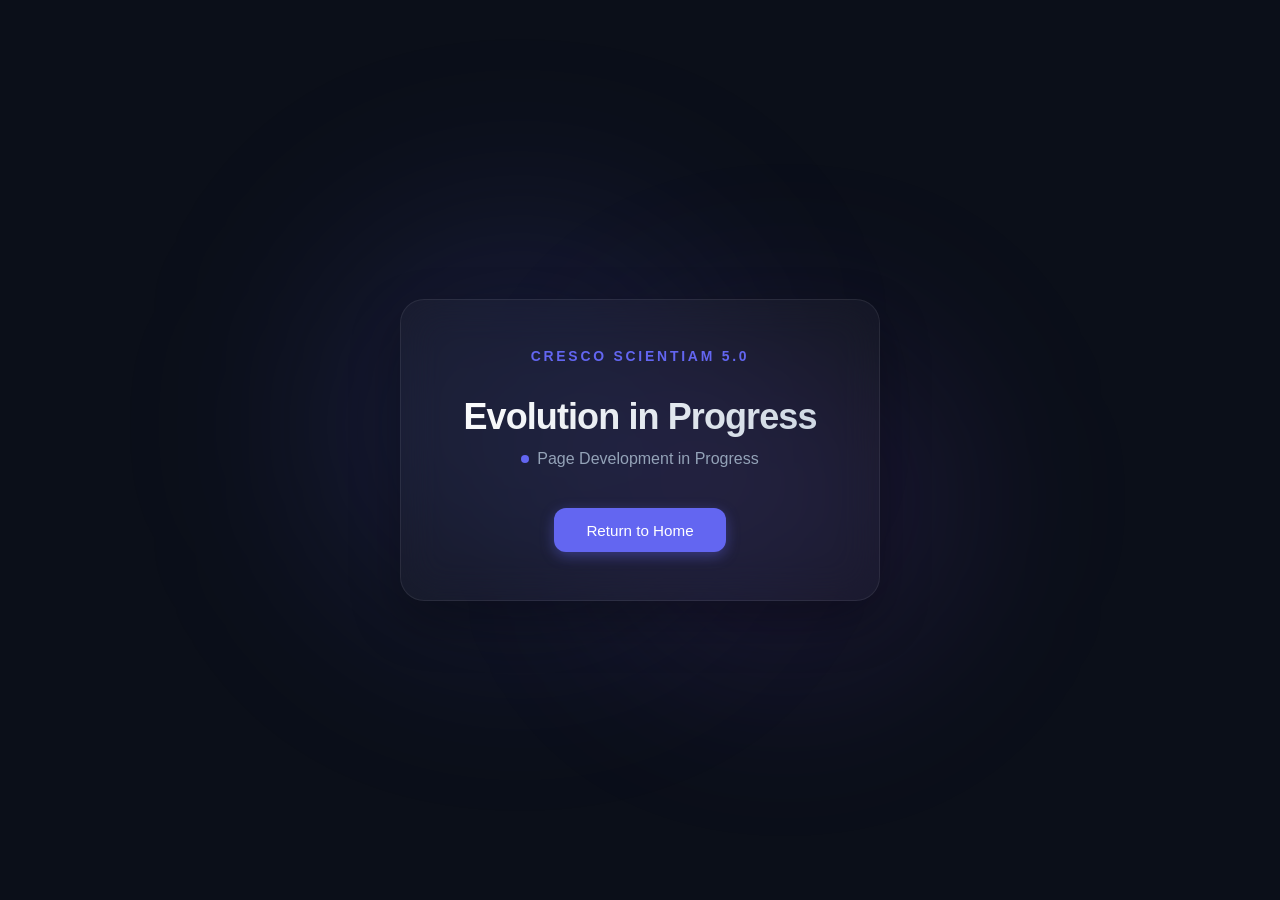
<file: help.html>
<!DOCTYPE html>
<html lang="en">
<head>
    <meta charset="UTF-8">
    <meta name="viewport" content="width=device-width, initial-scale=1.0">
    <title>Cresco Scientiam 5.0 - Under Development</title>
    <style>
        :root {
            --bg-color: #0b0f19;
            --text-primary: #ffffff;
            --text-secondary: #94a3b8;
            --accent-glow: rgba(99, 102, 241, 0.15);
            --accent-color: #6366f1;
            --accent-hover: #4f46e5;
            --card-bg: rgba(255, 255, 255, 0.03);
            --card-border: rgba(255, 255, 255, 0.08);
        }

        * {
            box-sizing: border-box;
            margin: 0;
            padding: 0;
        }

        body {
            font-family: -apple-system, BlinkMacSystemFont, 'Segoe UI', Roboto, Helvetica, Arial, sans-serif;
            background-color: var(--bg-color);
            color: var(--text-primary);
            min-height: 100vh;
            display: flex;
            justify-content: center;
            align-items: center;
            overflow: hidden;
            position: relative;
        }

        /* Ambient Background Glows */
        .glow-1 {
            position: absolute;
            top: 25%;
            left: 25%;
            width: 400px;
            height: 400px;
            background: var(--accent-glow);
            border-radius: 50%;
            filter: blur(100px);
            animation: float 8s ease-in-out infinite alternate;
            z-index: 1;
        }

        .glow-2 {
            position: absolute;
            bottom: 25%;
            right: 25%;
            width: 350px;
            height: 350px;
            background: rgba(139, 92, 246, 0.12);
            border-radius: 50%;
            filter: blur(90px);
            animation: float 10s ease-in-out infinite alternate-reverse;
            z-index: 1;
        }

        /* Main Container */
        .container {
            position: relative;
            z-index: 2;
            text-align: center;
            padding: 3rem 2.5rem;
            background: var(--card-bg);
            border: 1px solid var(--card-border);
            backdrop-filter: blur(20px);
            -webkit-backdrop-filter: blur(20px);
            border-radius: 24px;
            box-shadow: 0 20px 50px rgba(0, 0, 0, 0.3);
            max-width: 90%;
            width: 480px;
            animation: fadeIn 1.2s ease-out;
        }

        /* Typography */
        h1 {
            font-size: 2.25rem;
            font-weight: 700;
            letter-spacing: -0.025em;
            margin-bottom: 0.75rem;
            background: linear-gradient(135deg, #ffffff 0%, #cbd5e1 100%);
            -webkit-background-clip: text;
            -webkit-text-fill-color: transparent;
        }

        .tagline {
            font-size: 0.87rem;
            text-transform: uppercase;
            letter-spacing: 0.2em;
            color: var(--accent-color);
            margin-bottom: 2rem;
            font-weight: 600;
        }

        .status {
            display: flex;
            align-items: center;
            justify-content: center;
            gap: 0.5rem;
            color: var(--text-secondary);
            font-size: 1rem;
            margin-bottom: 2.5rem;
        }

        /* Pulse Indicator */
        .pulse-dot {
            width: 8px;
            height: 8px;
            background-color: var(--accent-color);
            border-radius: 50%;
            box-shadow: 0 0 0 0 rgba(99, 102, 241, 0.7);
            animation: pulse 2s infinite;
        }

        /* Button Styling */
        .btn {
            display: inline-flex;
            align-items: center;
            justify-content: center;
            padding: 0.85rem 2rem;
            font-size: 0.95rem;
            font-weight: 500;
            color: #ffffff;
            background-color: var(--accent-color);
            border: none;
            border-radius: 12px;
            cursor: pointer;
            text-decoration: none;
            transition: all 0.3s cubic-bezier(0.4, 0, 0.2, 1);
            box-shadow: 0 4px 14px rgba(99, 102, 241, 0.4);
        }

        .btn:hover {
            background-color: var(--accent-hover);
            transform: translateY(-2px);
            box-shadow: 0 6px 20px rgba(99, 102, 241, 0.6);
        }

        .btn:active {
            transform: translateY(0);
        }

        /* Animations */
        @keyframes fadeIn {
            from { opacity: 0; transform: translateY(20px); }
            to { opacity: 1; transform: translateY(0); }
        }

        @keyframes float {
            from { transform: translate(0, 0) scale(1); }
            to { transform: translate(30px, -30px) scale(1.1); }
        }

        @keyframes pulse {
            0% {
                transform: scale(0.95);
                box-shadow: 0 0 0 0 rgba(99, 102, 241, 0.7);
            }
            70% {
                transform: scale(1);
                box-shadow: 0 0 0 10px rgba(99, 102, 241, 0);
            }
            100% {
                transform: scale(0.95);
                box-shadow: 0 0 0 0 rgba(99, 102, 241, 0);
            }
        }
    </style>
</head>
<body>

    <div class="glow-1"></div>
    <div class="glow-2"></div>

    <div class="container">
        <div class="tagline">Cresco Scientiam 5.0</div>
        <h1>Evolution in Progress</h1>
        
        <div class="status">
            <span class="pulse-dot"></span>
            <span>Page Development in Progress</span>
        </div>

        <a href="index.html" class="btn">Return to Home</a>
    </div>

</body>
</html>
</file>
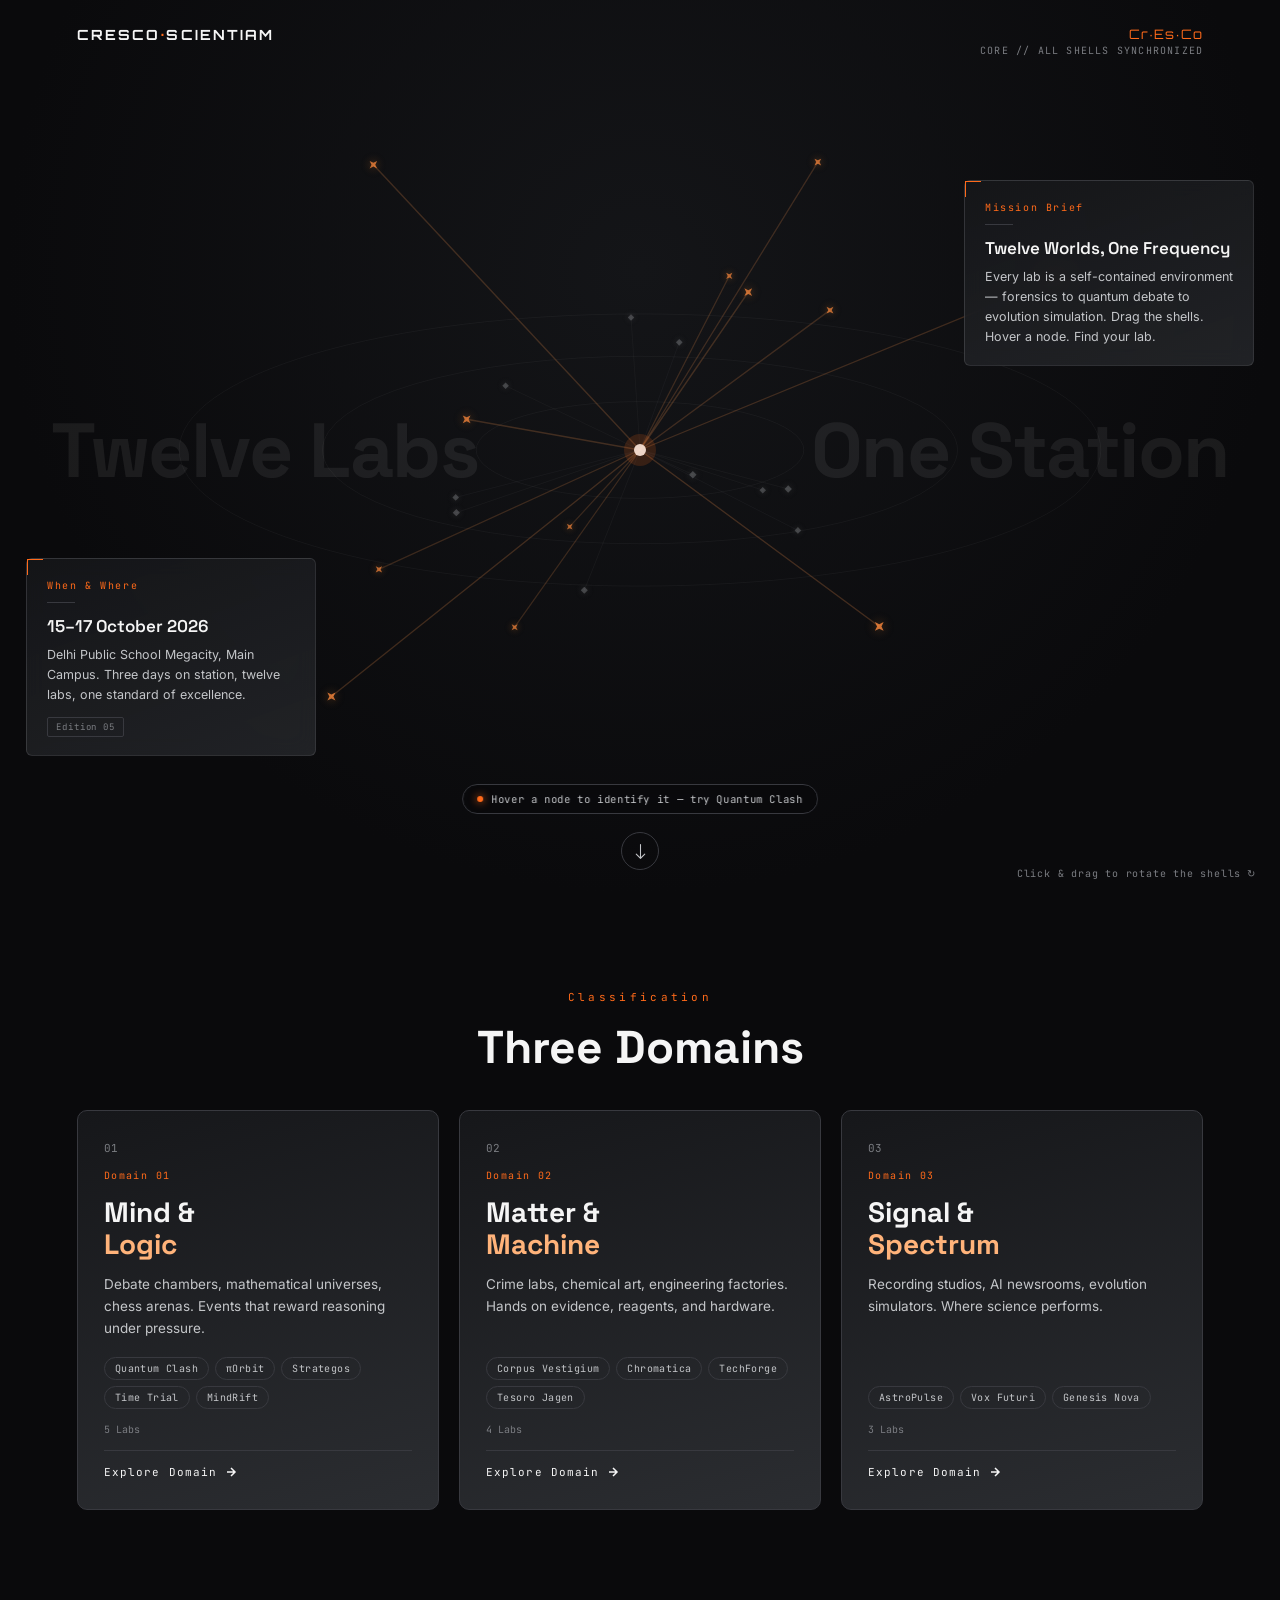
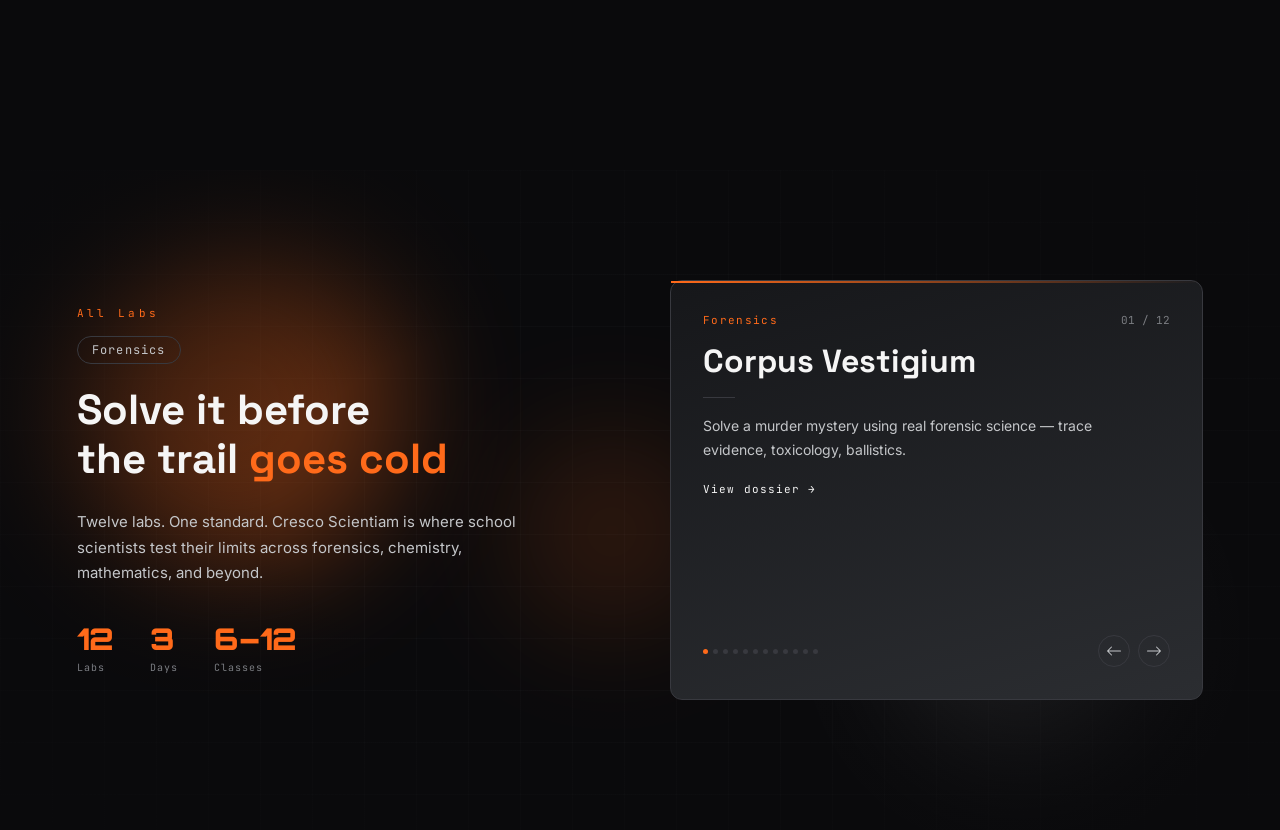
<file: research-labs.html>
<!DOCTYPE html>
<html lang="en">
<head>
<meta charset="UTF-8" />
<meta name="viewport" content="width=device-width, initial-scale=1.0" />
<title>Research Labs — Cresco Scientiam 5.0</title>
<meta name="description" content="Twelve research labs. Twelve worlds. Explore every event at Cresco Scientiam 5.0, presented by Delhi Public School Megacity." />
<link rel="preconnect" href="https://fonts.googleapis.com" />
<link rel="preconnect" href="https://fonts.gstatic.com" crossorigin />
<link href="https://fonts.googleapis.com/css2?family=Orbitron:wght@500;700;900&family=Space+Grotesk:wght@400;500;600;700&family=Inter:wght@300;400;500;600&family=JetBrains+Mono:wght@400;500;700&display=swap" rel="stylesheet" />
<link rel="stylesheet" href="research-labs.css" />
</head>
<body>

<!-- ═══════════ HERO : ORBITAL SHELL CONSTELLATION ═══════════ -->
<section id="hero">
  <a href="../index/index.html" class="wordmark" aria-label="Cresco Scientiam home">CRESCO<span>·</span>SCIENTIAM</a>

  <canvas id="c"></canvas>

  <div id="core-label">
    <span class="core-sym">Cr·Es·Co</span>
    <span class="core-caption">CORE // ALL SHELLS SYNCHRONIZED</span>
  </div>

  <div id="redefining-row">
    <div class="side-text" id="left-text">Twelve Labs</div>
    <div class="side-text" id="right-text">One Station</div>
  </div>

  <div class="float-panel" id="panel-0">
    <div class="float-panel-inner">
      <div class="fp-corner"></div>
      <div class="fp-tag">When &amp; Where</div>
      <div class="fp-divider"></div>
      <div class="fp-title">15–17 October 2026</div>
      <div class="fp-desc">Delhi Public School Megacity, Main Campus. Three days on station, twelve labs, one standard of excellence.</div>
      <span class="fp-badge">Edition 05</span>
    </div>
  </div>

  <div class="float-panel" id="panel-1">
    <div class="float-panel-inner">
      <div class="fp-corner"></div>
      <div class="fp-tag">Mission Brief</div>
      <div class="fp-divider"></div>
      <div class="fp-title">Twelve Worlds, One Frequency</div>
      <div class="fp-desc">Every lab is a self-contained environment — forensics to quantum debate to evolution simulation. Drag the shells. Hover a node. Find your lab.</div>
    </div>
  </div>

  <button id="scroll-btn" aria-label="Scroll down" onclick="document.getElementById('domains-heading-wrap').scrollIntoView({behavior:'smooth'})">
    <svg xmlns="http://www.w3.org/2000/svg" width="17" height="17" fill="currentColor" viewBox="0 0 16 16"><path fill-rule="evenodd" d="M8 1a.5.5 0 0 1 .5.5v11.793l3.146-3.147a.5.5 0 0 1 .708.708l-4 4a.5.5 0 0 1-.708 0l-4-4a.5.5 0 0 1 .708-.708L7.5 13.293V1.5A.5.5 0 0 1 8 1"/></svg>
  </button>
</section>

<div id="orbit-hint">
  <div class="orbit-hint-inner">
    <span class="orbit-hint-pulse"></span>
    <span class="orbit-hint-text" id="orbit-hint-text">Hover a node to identify it</span>
  </div>
</div>

<div id="event-tooltip" class="tip">
  <div class="tooltip-inner">
    <div class="tooltip-tag" id="tt-tag"></div>
    <div class="tooltip-line"></div>
    <div class="tooltip-title" id="tt-title"></div>
    <div class="tooltip-desc" id="tt-desc"></div>
  </div>
</div>
<div id="faq-tooltip" class="tip">
  <div class="faq-inner">
    <div class="faq-label">FAQ</div>
    <div class="faq-line"></div>
    <div class="faq-q" id="fq-q"></div>
    <div class="faq-a" id="fq-a"></div>
  </div>
</div>
<div id="drag-hint">Click &amp; drag to rotate the shells<span class="dh-arrow">↻</span></div>

<!-- ═══════════ DOMAINS ═══════════ -->
<div id="domains-heading-wrap">
  <p class="section-eyebrow">Classification</p>
  <h2 id="domains-heading">Three Domains</h2>
</div>

<section id="domain-cards">
  <div class="domain-card" data-domain="mind" onclick="openDomain('mind')">
    <div class="domain-glow"></div>
    <div class="domain-top-line"></div>
    <div class="domain-number">01</div>
    <div class="domain-label">Domain 01</div>
    <div class="domain-title">Mind &amp;<br><em>Logic</em></div>
    <div class="domain-desc">Debate chambers, mathematical universes, chess arenas. Events that reward reasoning under pressure.</div>
    <div class="domain-events-preview">
      <span class="chip">Quantum Clash</span>
      <span class="chip">πOrbit</span>
      <span class="chip">Strategos</span>
      <span class="chip">Time Trial</span>
      <span class="chip">MindRift</span>
    </div>
    <div class="domain-count-badge">5 Labs</div>
    <button class="domain-cta">Explore Domain <svg viewBox="0 0 12 12" fill="none" stroke="currentColor" stroke-width="1.5"><path d="M2 6h8M6 2l4 4-4 4"/></svg></button>
  </div>

  <div class="domain-card" data-domain="matter" onclick="openDomain('matter')">
    <div class="domain-glow"></div>
    <div class="domain-top-line"></div>
    <div class="domain-number">02</div>
    <div class="domain-label">Domain 02</div>
    <div class="domain-title">Matter &amp;<br><em>Machine</em></div>
    <div class="domain-desc">Crime labs, chemical art, engineering factories. Hands on evidence, reagents, and hardware.</div>
    <div class="domain-events-preview">
      <span class="chip">Corpus Vestigium</span>
      <span class="chip">Chromatica</span>
      <span class="chip">TechForge</span>
      <span class="chip">Tesoro Jagen</span>
    </div>
    <div class="domain-count-badge">4 Labs</div>
    <button class="domain-cta">Explore Domain <svg viewBox="0 0 12 12" fill="none" stroke="currentColor" stroke-width="1.5"><path d="M2 6h8M6 2l4 4-4 4"/></svg></button>
  </div>

  <div class="domain-card" data-domain="signal" onclick="openDomain('signal')">
    <div class="domain-glow"></div>
    <div class="domain-top-line"></div>
    <div class="domain-number">03</div>
    <div class="domain-label">Domain 03</div>
    <div class="domain-title">Signal &amp;<br><em>Spectrum</em></div>
    <div class="domain-desc">Recording studios, AI newsrooms, evolution simulators. Where science performs.</div>
    <div class="domain-events-preview">
      <span class="chip">AstroPulse</span>
      <span class="chip">Vox Futuri</span>
      <span class="chip">Genesis Nova</span>
    </div>
    <div class="domain-count-badge">3 Labs</div>
    <button class="domain-cta">Explore Domain <svg viewBox="0 0 12 12" fill="none" stroke="currentColor" stroke-width="1.5"><path d="M2 6h8M6 2l4 4-4 4"/></svg></button>
  </div>
</section>

<!-- ═══════════ DOMAIN DRILL-DOWN ═══════════ -->
<section id="domain-detail">
  <div class="domain-edition-mark">Cresco Scientiam · Edition 05 · Registry §</div>
  <div class="domain-detail-header">
    <div>
      <div class="domain-detail-eyebrow" id="domainEyebrow">Domain</div>
      <div class="domain-detail-title" id="domainTitle">Loading…</div>
    </div>
    <button class="domain-detail-back" onclick="closeDomain()"><span class="back-arrow" aria-hidden="true"></span>Return to Registry</button>
    <div class="domain-detail-meta" id="domainMeta">Registry · — Labs</div>
  </div>
  <div class="specimen-grid" id="specimenGrid"></div>
</section>

<!-- ═══════════ FULL SHOWCASE / CAROUSEL ═══════════ -->
<section id="showcase-section">
  <div class="showcase-bg" id="showcaseBg">
    <div class="showcase-grid" id="showcaseGrid"></div>
    <div class="showcase-orb orb-a"></div>
    <div class="showcase-orb orb-b"></div>
    <div class="showcase-orb orb-c"></div>
  </div>
  <div class="showcase-vignette"></div>

  <div class="showcase-inner">
    <div class="showcase-text" id="showcaseText">
      <div class="showcase-eyebrow">All Labs</div>
      <div class="showcase-tag" id="showcaseTag">Forensics</div>
      <div class="text-swap-wrap" style="margin-bottom:26px;">
        <div class="text-swap-inner active" id="showcaseHeading"><h2 class="showcase-heading">Solve it before<br>the trail <em>goes cold</em></h2></div>
      </div>
      <div class="text-swap-wrap">
        <div class="text-swap-inner active" id="showcaseBody"><p class="showcase-body">Twelve labs. One standard. Cresco Scientiam is where school scientists test their limits across forensics, chemistry, mathematics, and beyond.</p></div>
      </div>
      <div class="showcase-stats">
        <div class="stat-item"><span class="stat-num">12</span><span class="stat-label">Labs</span></div>
        <div class="stat-item"><span class="stat-num">3</span><span class="stat-label">Days</span></div>
        <div class="stat-item"><span class="stat-num">6–12</span><span class="stat-label">Classes</span></div>
      </div>
    </div>

    <div class="showcase-carousel" id="showcaseCarousel">
      <div class="card-stack" id="cardStack"></div>
    </div>
  </div>
</section>

<script src="research-labs.js"></script>
</body>
</html>
</file>
<file: research-labs.css>
/* ==========================================================================
   RESEARCH LABS HUB — Cresco Scientiam 5.0
   Self-contained: no shared stylesheet with any other page.
   ========================================================================== */

:root{
  --black:#0a0a0c;
  --graphite:#16171a;
  --gunmetal:#2b2d31;
  --gunmetal-2:#38393f;
  --silver:#c4c6c9;
  --silver-dim:#7b7d82;
  --white:#f5f5f5;
  --orange:#ff6a1a;
  --orange-soft:#ffb37a;
  --orange-dim:rgba(255,106,26,0.35);
  --active-dc:255,106,26; /* active domain color, swapped by JS */

  --font-display:'Orbitron', sans-serif;
  --font-head:'Space Grotesk', sans-serif;
  --font-body:'Inter', sans-serif;
  --font-mono:'JetBrains Mono', monospace;

  --ease-out:cubic-bezier(.16,1,.3,1);
}

*{ margin:0; padding:0; box-sizing:border-box; }
html{ background:var(--black); scroll-behavior:smooth; }
body{ background:var(--black); color:var(--white); font-family:var(--font-body); -webkit-font-smoothing:antialiased; overflow-x:hidden; }
a{ color:inherit; text-decoration:none; }
button{ font-family:inherit; cursor:pointer; background:none; border:none; color:inherit; }

@media (prefers-reduced-motion: reduce){ *{ animation-duration:.01ms !important; transition-duration:.01ms !important; } }

/* ============================= HERO ============================= */
#hero{ position:relative; height:100vh; min-height:640px; width:100%; overflow:hidden; background:radial-gradient(ellipse at 50% 30%, #141518 0%, var(--black) 70%); }
#c{ position:absolute; inset:0; width:100%; height:100%; cursor:default; touch-action:none; }

.wordmark{
  position:absolute; top:26px; left:6vw; z-index:20;
  font-family:var(--font-display); font-weight:700; letter-spacing:.15em; font-size:14px; color:var(--white);
}
.wordmark span{ color:var(--orange); }

#core-label{
  position:absolute; top:26px; right:6vw; z-index:20; text-align:right;
  font-family:var(--font-mono); font-size:10px; letter-spacing:.12em; color:var(--silver-dim);
  display:flex; flex-direction:column; gap:2px;
}
.core-sym{ color:var(--orange); font-family:var(--font-display); font-size:13px; letter-spacing:.1em; }

#redefining-row{
  position:absolute; top:50%; left:0; right:0; transform:translateY(-50%);
  display:flex; justify-content:space-between; padding:0 4vw; pointer-events:none; z-index:5;
}
.side-text{
  font-family:var(--font-head); font-weight:700; font-size:clamp(30px,6vw,84px); letter-spacing:-.02em;
  color:rgba(196,198,201,0.09);
}

.float-panel{ position:absolute; z-index:15; max-width:290px; }
.float-panel-inner{
  background:linear-gradient(160deg, rgba(22,23,26,0.85), rgba(43,45,49,0.7));
  backdrop-filter:blur(10px); border:1px solid rgba(196,198,201,0.14); border-radius:6px;
  padding:20px 20px 18px; position:relative;
  animation:panelFloat 7s ease-in-out infinite;
}
@keyframes panelFloat{ 0%,100%{ transform:translateY(0); } 50%{ transform:translateY(-8px); } }
.fp-corner{ position:absolute; top:0; left:0; width:16px; height:16px; border-top:1.5px solid var(--orange); border-left:1.5px solid var(--orange); }
.fp-tag{ font-family:var(--font-mono); font-size:10px; letter-spacing:.16em; color:var(--orange); margin-bottom:10px; }
.fp-divider{ width:28px; height:1px; background:var(--gunmetal-2); margin-bottom:12px; }
.fp-title{ font-family:var(--font-head); font-weight:600; font-size:17px; margin-bottom:8px; }
.fp-desc{ font-size:12.5px; line-height:1.6; color:var(--silver); }
.fp-badge{ display:inline-block; margin-top:12px; font-family:var(--font-mono); font-size:9px; letter-spacing:.1em; color:var(--silver-dim); border:1px solid var(--gunmetal-2); border-radius:2px; padding:3px 8px; }

@media (max-width:768px){ .float-panel{ display:none; } }

#scroll-btn{
  position:absolute; bottom:30px; left:50%; transform:translateX(-50%); z-index:20;
  width:38px; height:38px; border-radius:50%; border:1px solid var(--gunmetal-2); color:var(--silver);
  display:flex; align-items:center; justify-content:center; transition:all .3s var(--ease-out);
  animation:bob 2.2s ease-in-out infinite;
}
#scroll-btn:hover{ border-color:var(--orange); color:var(--orange); }
@keyframes bob{ 0%,100%{ transform:translateX(-50%) translateY(0); } 50%{ transform:translateX(-50%) translateY(6px); } }

/* ---- hint pills ---- */
#orbit-hint{ position:fixed; z-index:30; pointer-events:none; opacity:0; transition:opacity .4s; }
#orbit-hint.show{ opacity:1; }
#orbit-hint.hide{ opacity:0; }
.orbit-hint-inner{
  display:flex; align-items:center; gap:8px; background:rgba(10,10,12,0.85); backdrop-filter:blur(6px);
  border:1px solid var(--gunmetal-2); border-radius:20px; padding:7px 14px;
  font-family:var(--font-mono); font-size:10.5px; letter-spacing:.06em; color:var(--silver); white-space:nowrap;
}
.orbit-hint-pulse{ width:6px; height:6px; border-radius:50%; background:var(--orange); box-shadow:0 0 8px var(--orange); animation:pulse 1.6s infinite; }
@keyframes pulse{ 0%,100%{ opacity:1; } 50%{ opacity:.3; } }

.tip{ position:fixed; z-index:40; opacity:0; visibility:hidden; transition:opacity .18s, visibility .18s; pointer-events:none; }
.tip.visible{ opacity:1; visibility:visible; }
.tooltip-inner, .faq-inner{
  background:rgba(12,12,14,0.92); backdrop-filter:blur(8px); border:1px solid var(--gunmetal-2); border-radius:6px;
  padding:14px 16px; max-width:305px;
}
.tooltip-tag{ font-family:var(--font-mono); font-size:10px; letter-spacing:.14em; color:var(--orange); margin-bottom:6px; }
.tooltip-line{ width:22px; height:1px; background:var(--gunmetal-2); margin-bottom:8px; }
.tooltip-title{ font-family:var(--font-head); font-weight:700; font-size:16px; margin-bottom:6px; }
.tooltip-desc{ font-size:12px; line-height:1.55; color:var(--silver); }
.faq-label{ font-family:var(--font-mono); font-size:10px; letter-spacing:.14em; color:var(--silver-dim); margin-bottom:6px; }
.faq-line{ width:22px; height:1px; background:var(--gunmetal-2); margin-bottom:8px; }
.faq-q{ font-family:var(--font-head); font-weight:600; font-size:14px; margin-bottom:6px; }
.faq-a{ font-size:12px; line-height:1.55; color:var(--silver); }

#drag-hint{
  position:fixed; bottom:20px; right:24px; z-index:20;
  font-family:var(--font-mono); font-size:10px; letter-spacing:.08em; color:var(--silver-dim);
  display:flex; align-items:center; gap:6px; transition:opacity .4s;
}
#drag-hint.hidden{ opacity:0; pointer-events:none; }
.dh-arrow{ display:inline-block; animation:spinHint 2.4s linear infinite; }
@keyframes spinHint{ from{ transform:rotate(0); } to{ transform:rotate(360deg); } }
@media (max-width:768px){ #drag-hint{ display:none; } }

/* ============================= DOMAINS HEADING ============================= */
#domains-heading-wrap{ text-align:center; padding:90px 6vw 34px; }
.section-eyebrow{ font-family:var(--font-mono); font-size:11px; letter-spacing:.3em; color:var(--orange); margin-bottom:14px; }
#domains-heading{ font-family:var(--font-head); font-weight:700; font-size:clamp(28px,4vw,46px); }

/* ============================= DOMAIN CARDS ============================= */
#domain-cards{
  display:grid; grid-template-columns:repeat(3,1fr); gap:20px; padding:0 6vw 90px; max-width:1300px; margin:0 auto;
}
@media (max-width:900px){ #domain-cards{ grid-template-columns:1fr; } }

.domain-card{
  position:relative; background:linear-gradient(165deg, var(--graphite), var(--gunmetal));
  border:1px solid var(--gunmetal-2); border-radius:10px; padding:30px 26px; overflow:hidden; cursor:pointer;
  transition:transform .4s var(--ease-out), border-color .4s;
  display:flex; flex-direction:column; gap:14px; min-height:400px;
}
.domain-card:hover{ transform:translateY(-8px); border-color:var(--orange); }
.domain-glow{ position:absolute; top:-40%; right:-30%; width:70%; height:70%; background:radial-gradient(circle, var(--orange-dim), transparent 70%); opacity:0; transition:opacity .4s; }
.domain-card:hover .domain-glow{ opacity:1; }
.domain-top-line{ position:absolute; top:0; left:0; right:0; height:2px; background:linear-gradient(90deg, transparent, var(--orange), transparent); opacity:0; transition:opacity .4s; }
.domain-card:hover .domain-top-line{ opacity:1; }
.domain-number{ font-family:var(--font-mono); font-size:11px; color:var(--silver-dim); position:relative; z-index:1; }
.domain-label{ font-family:var(--font-mono); font-size:10px; letter-spacing:.14em; color:var(--orange); position:relative; z-index:1; }
.domain-title{ font-family:var(--font-head); font-weight:700; font-size:28px; line-height:1.15; position:relative; z-index:1; }
.domain-title em{ font-style:normal; color:var(--orange-soft); }
.domain-desc{ font-size:13.5px; color:var(--silver); line-height:1.6; position:relative; z-index:1; }
.domain-events-preview{ display:flex; flex-wrap:wrap; gap:6px; position:relative; z-index:1; margin-top:auto; }
.chip{ font-family:var(--font-mono); font-size:10px; letter-spacing:.04em; color:var(--silver); border:1px solid var(--gunmetal-2); border-radius:20px; padding:4px 10px; }
.domain-count-badge{ font-family:var(--font-mono); font-size:10px; color:var(--silver-dim); position:relative; z-index:1; }
.domain-cta{
  display:inline-flex; align-items:center; gap:8px; font-family:var(--font-mono); font-size:11px; letter-spacing:.1em;
  color:var(--white); border-top:1px solid var(--gunmetal-2); padding-top:14px; position:relative; z-index:1;
  transition:gap .3s;
}
.domain-card:hover .domain-cta{ gap:12px; color:var(--orange); }
.domain-cta svg{ width:12px; height:12px; }

/* ============================= DOMAIN DETAIL ============================= */
#domain-detail{
  position:relative; padding:70px 6vw 100px; opacity:0; max-height:0; overflow:hidden;
  transition:opacity .5s var(--ease-out); pointer-events:none;
}
#domain-detail.visible{ opacity:1; max-height:none; pointer-events:auto; }
.domain-edition-mark{ font-family:var(--font-mono); font-size:10px; letter-spacing:.14em; color:var(--gunmetal-2); text-align:center; margin-bottom:30px; }
.domain-detail-header{
  display:flex; flex-wrap:wrap; align-items:center; justify-content:space-between; gap:18px;
  border-bottom:1px solid var(--gunmetal-2); padding-bottom:22px; margin-bottom:36px;
}
.domain-detail-eyebrow{ font-family:var(--font-mono); font-size:11px; letter-spacing:.2em; color:var(--orange); margin-bottom:8px; }
.domain-detail-title{ font-family:var(--font-head); font-weight:700; font-size:clamp(24px,3.4vw,38px); }
.domain-detail-back{ display:flex; align-items:center; gap:8px; font-family:var(--font-mono); font-size:11px; letter-spacing:.08em; color:var(--silver); border:1px solid var(--gunmetal-2); border-radius:3px; padding:10px 16px; transition:all .3s; }
.domain-detail-back:hover{ border-color:var(--orange); color:var(--orange); }
.back-arrow::before{ content:'←'; }
.domain-detail-meta{ font-family:var(--font-mono); font-size:10px; color:var(--silver-dim); }

.specimen-grid{ display:grid; grid-template-columns:repeat(auto-fit, minmax(240px,1fr)); gap:18px; max-width:1300px; margin:0 auto; }
.specimen-card{
  background:linear-gradient(165deg, var(--graphite), var(--gunmetal)); border:1px solid var(--gunmetal-2); border-radius:8px;
  padding:24px 22px; display:flex; flex-direction:column; gap:12px; position:relative;
  opacity:0; transform:translateY(18px); transition:opacity .5s var(--ease-out), transform .5s var(--ease-out), border-color .3s;
}
.specimen-card.revealed{ opacity:1; transform:none; }
.specimen-card:hover{ border-color:var(--orange); }
.specimen-index{ font-family:var(--font-mono); font-size:10px; color:var(--orange); }
.specimen-tag{ font-family:var(--font-mono); font-size:10px; letter-spacing:.1em; color:var(--silver-dim); }
.specimen-title{ font-family:var(--font-head); font-weight:700; font-size:20px; }
.specimen-theme{ font-family:var(--font-mono); font-size:11px; color:var(--silver); }
.specimen-desc{ font-size:12.5px; line-height:1.6; color:var(--silver); }
.specimen-cta{ font-family:var(--font-mono); font-size:10.5px; letter-spacing:.1em; color:var(--white); margin-top:auto; padding-top:10px; border-top:1px solid var(--gunmetal-2); }

/* ============================= SHOWCASE / CAROUSEL ============================= */
#showcase-section{ position:relative; padding:110px 6vw 130px; overflow:hidden; }
.showcase-bg{ position:absolute; inset:0; z-index:0; }
.showcase-grid{
  position:absolute; inset:0; background-image:linear-gradient(rgba(196,198,201,0.05) 1px, transparent 1px), linear-gradient(90deg, rgba(196,198,201,0.05) 1px, transparent 1px);
  background-size:52px 52px; opacity:.5;
}
.showcase-orb{ position:absolute; border-radius:50%; filter:blur(60px); opacity:.35; }
.orb-a{ width:340px; height:340px; background:var(--orange); top:10%; left:5%; }
.orb-b{ width:260px; height:260px; background:var(--silver); bottom:10%; right:10%; opacity:.12; }
.orb-c{ width:200px; height:200px; background:var(--orange); bottom:30%; left:40%; opacity:.15; }
.showcase-vignette{ position:absolute; inset:0; z-index:1; background:radial-gradient(ellipse at center, transparent 40%, var(--black) 100%); }

.showcase-inner{ position:relative; z-index:2; max-width:1300px; margin:0 auto; display:grid; grid-template-columns:1fr 1fr; gap:60px; align-items:center; }
@media (max-width:900px){ .showcase-inner{ grid-template-columns:1fr; gap:40px; } }

.showcase-eyebrow{ font-family:var(--font-mono); font-size:11px; letter-spacing:.3em; color:var(--orange); margin-bottom:16px; }
.showcase-tag{ font-family:var(--font-mono); font-size:12px; letter-spacing:.1em; color:var(--silver); border:1px solid var(--gunmetal-2); border-radius:20px; padding:5px 14px; display:inline-block; margin-bottom:22px; }
.text-swap-wrap{ position:relative; min-height:1em; }
.text-swap-inner{ transition:opacity .38s var(--ease-out), transform .38s var(--ease-out); }
.text-swap-inner.exit{ opacity:0; transform:translateY(-10px); }
.text-swap-inner.enter{ opacity:0; transform:translateY(10px); }
.text-swap-inner.active{ opacity:1; transform:none; }
.showcase-heading{ font-family:var(--font-head); font-weight:700; font-size:clamp(26px,3.4vw,42px); line-height:1.15; }
.showcase-heading em{ font-style:normal; color:var(--orange); }
.showcase-body{ font-size:15px; color:var(--silver); line-height:1.7; max-width:460px; }
.showcase-stats{ display:flex; gap:36px; margin-top:34px; }
.stat-item{ display:flex; flex-direction:column; gap:4px; }
.stat-num{ font-family:var(--font-display); font-weight:900; font-size:30px; color:var(--orange); }
.stat-label{ font-family:var(--font-mono); font-size:10px; letter-spacing:.1em; color:var(--silver-dim); }

.showcase-carousel{ position:relative; height:420px; perspective:900px; }
.card-stack{ position:relative; width:100%; height:100%; }
.event-card{
  position:absolute; inset:0; background:linear-gradient(165deg, var(--graphite), var(--gunmetal));
  border:1px solid var(--gunmetal-2); border-radius:12px; padding:32px; display:flex; flex-direction:column;
  opacity:0; transform:translateX(60px) rotateY(-8deg) scale(.96); transition:all .7s var(--ease-out); pointer-events:none;
}
.event-card.active{ opacity:1; transform:none; pointer-events:auto; }
.event-card.prev{ opacity:0; transform:translateX(-60px) rotateY(8deg) scale(.96); }
.card-accent-line{ position:absolute; top:0; left:0; right:0; height:2px; background:linear-gradient(90deg, var(--orange), transparent); }
.card-tag{ font-family:var(--font-mono); font-size:11px; letter-spacing:.12em; color:var(--orange); margin-bottom:14px; }
.card-index{ font-family:var(--font-mono); font-size:11px; color:var(--silver-dim); position:absolute; top:32px; right:32px; }
.card-title{ font-family:var(--font-head); font-weight:700; font-size:32px; margin-bottom:16px; }
.card-divider{ width:32px; height:1px; background:var(--gunmetal-2); margin-bottom:16px; }
.card-desc{ font-size:14px; line-height:1.7; color:var(--silver); max-width:420px; }
.card-view{ display:inline-flex; align-items:center; gap:8px; margin-top:20px; font-family:var(--font-mono); font-size:11px; letter-spacing:.1em; color:var(--white); }
.card-view:hover{ color:var(--orange); }
.card-view-arrow{ transition:transform .3s; }
.card-view:hover .card-view-arrow{ transform:translateX(4px); }
.card-footer{ margin-top:auto; display:flex; align-items:center; justify-content:space-between; padding-top:20px; }
.card-progress{ display:flex; gap:5px; }
.progress-dot{ width:5px; height:5px; border-radius:50%; background:var(--gunmetal-2); }
.progress-dot.active{ background:var(--orange); }
.card-nav{ display:flex; gap:8px; }
.nav-btn{ width:32px; height:32px; border-radius:50%; border:1px solid var(--gunmetal-2); display:flex; align-items:center; justify-content:center; color:var(--silver); transition:all .3s; }
.nav-btn:hover{ border-color:var(--orange); color:var(--orange); }
.prev-btn svg{ transform:rotate(180deg); }
.auto-progress{ position:absolute; bottom:-1px; left:0; height:2px; background:var(--orange); width:0; }
.auto-progress.running{ transition:width 5s linear; width:100%; }

@media (max-width:600px){ .showcase-carousel{ height:380px; } .event-card{ padding:24px; } .card-title{ font-size:26px; } }
</file>
